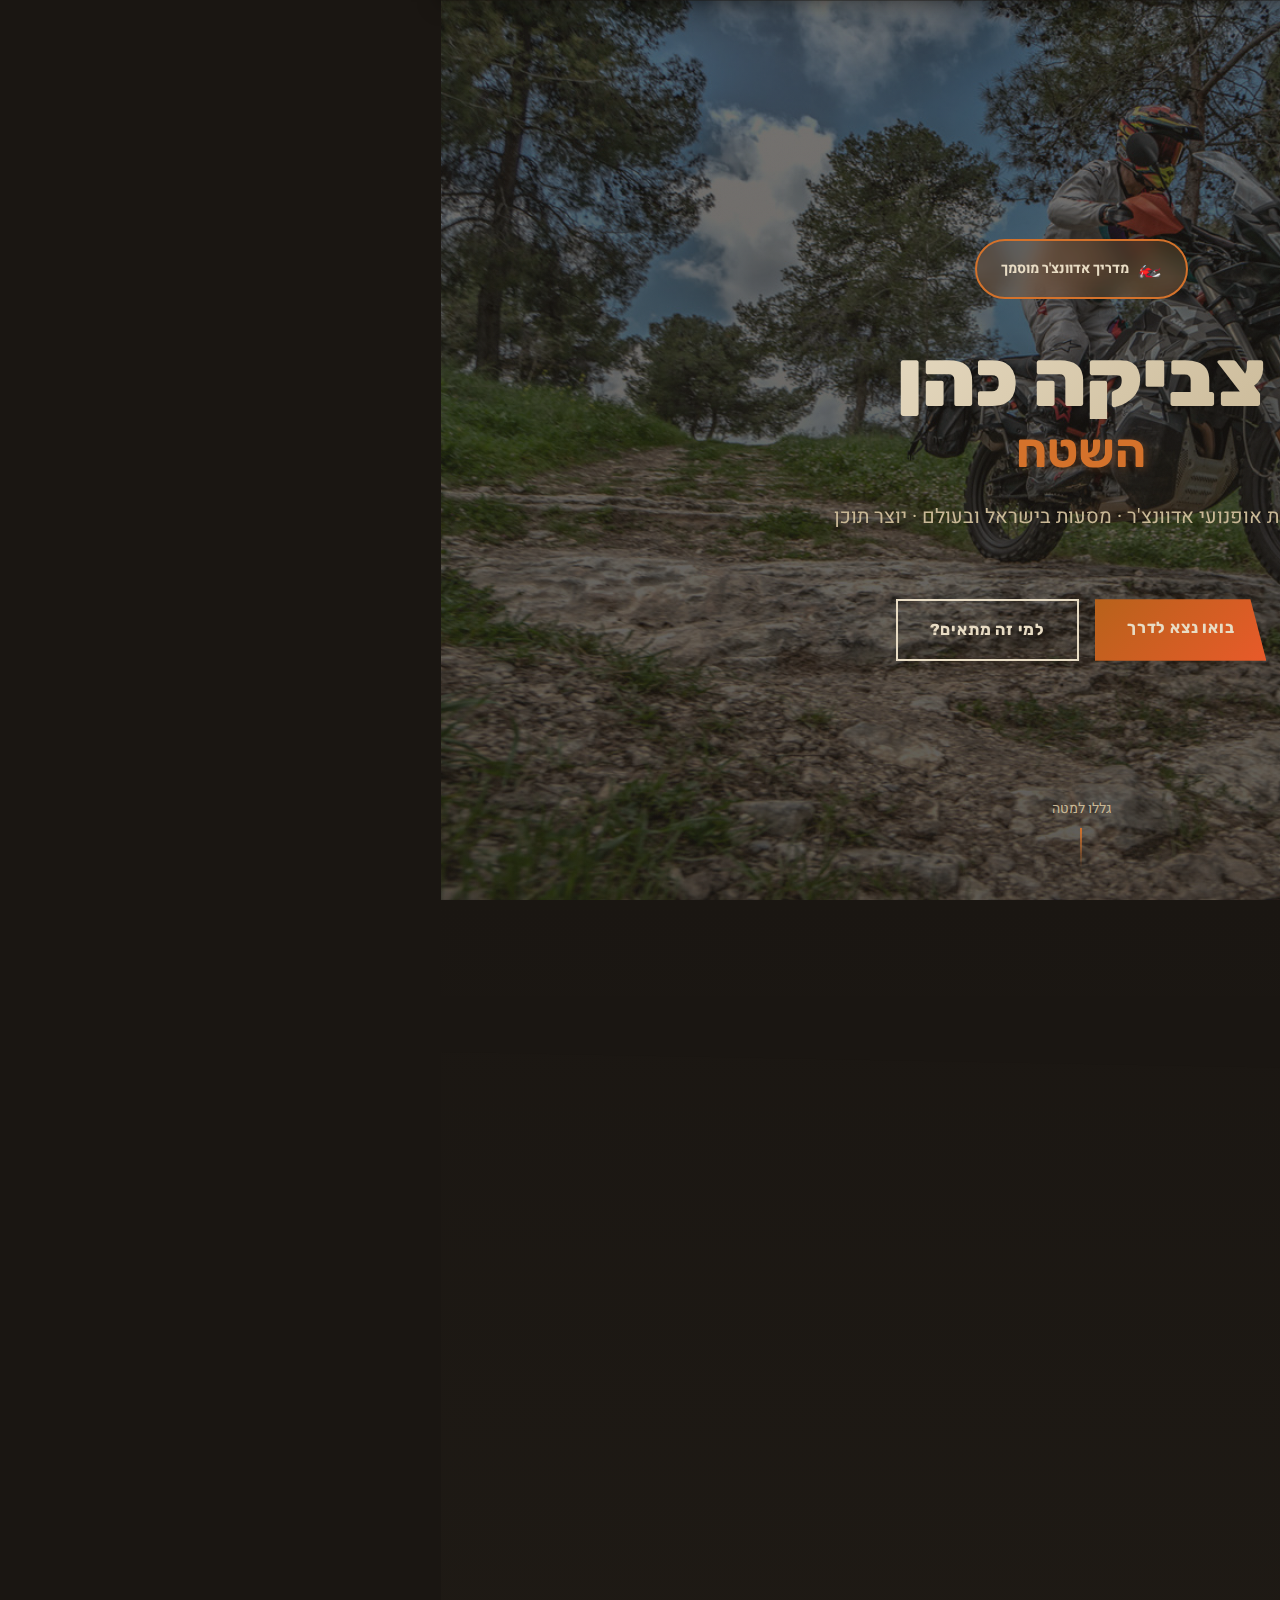
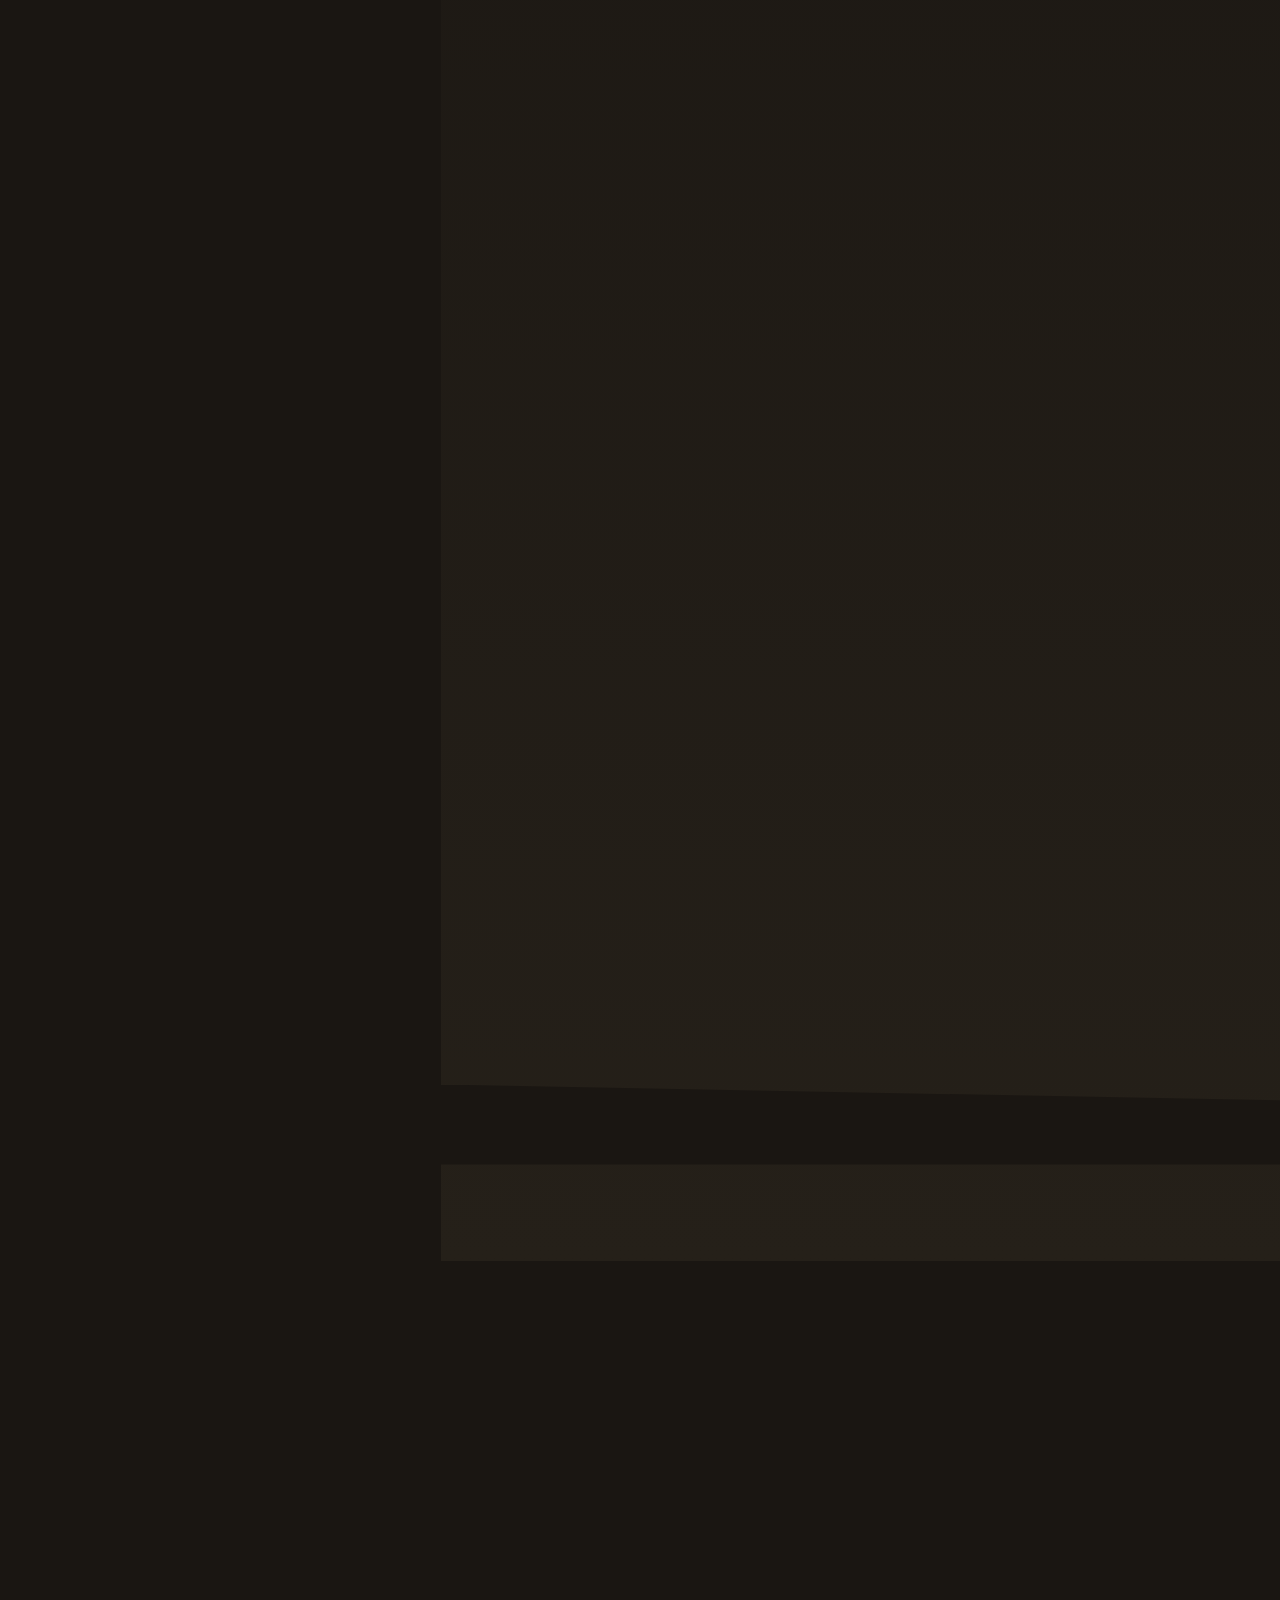
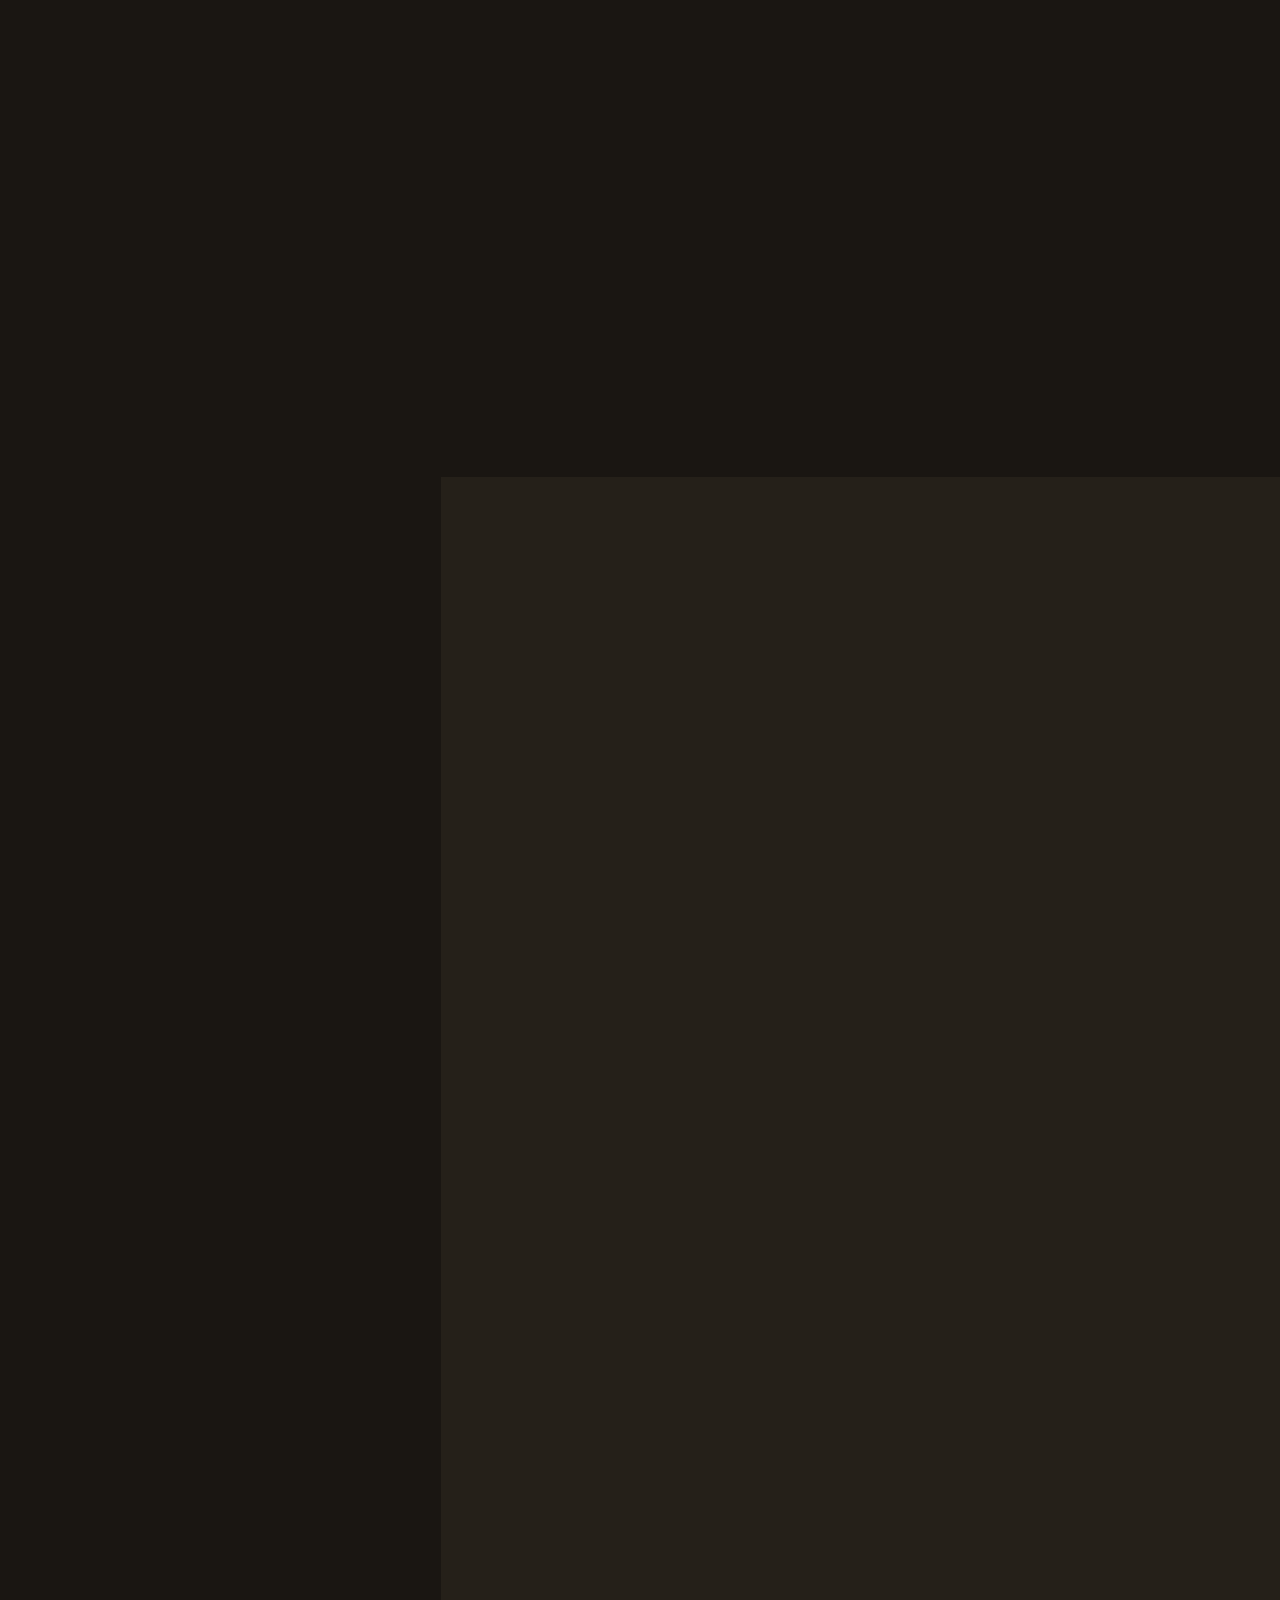
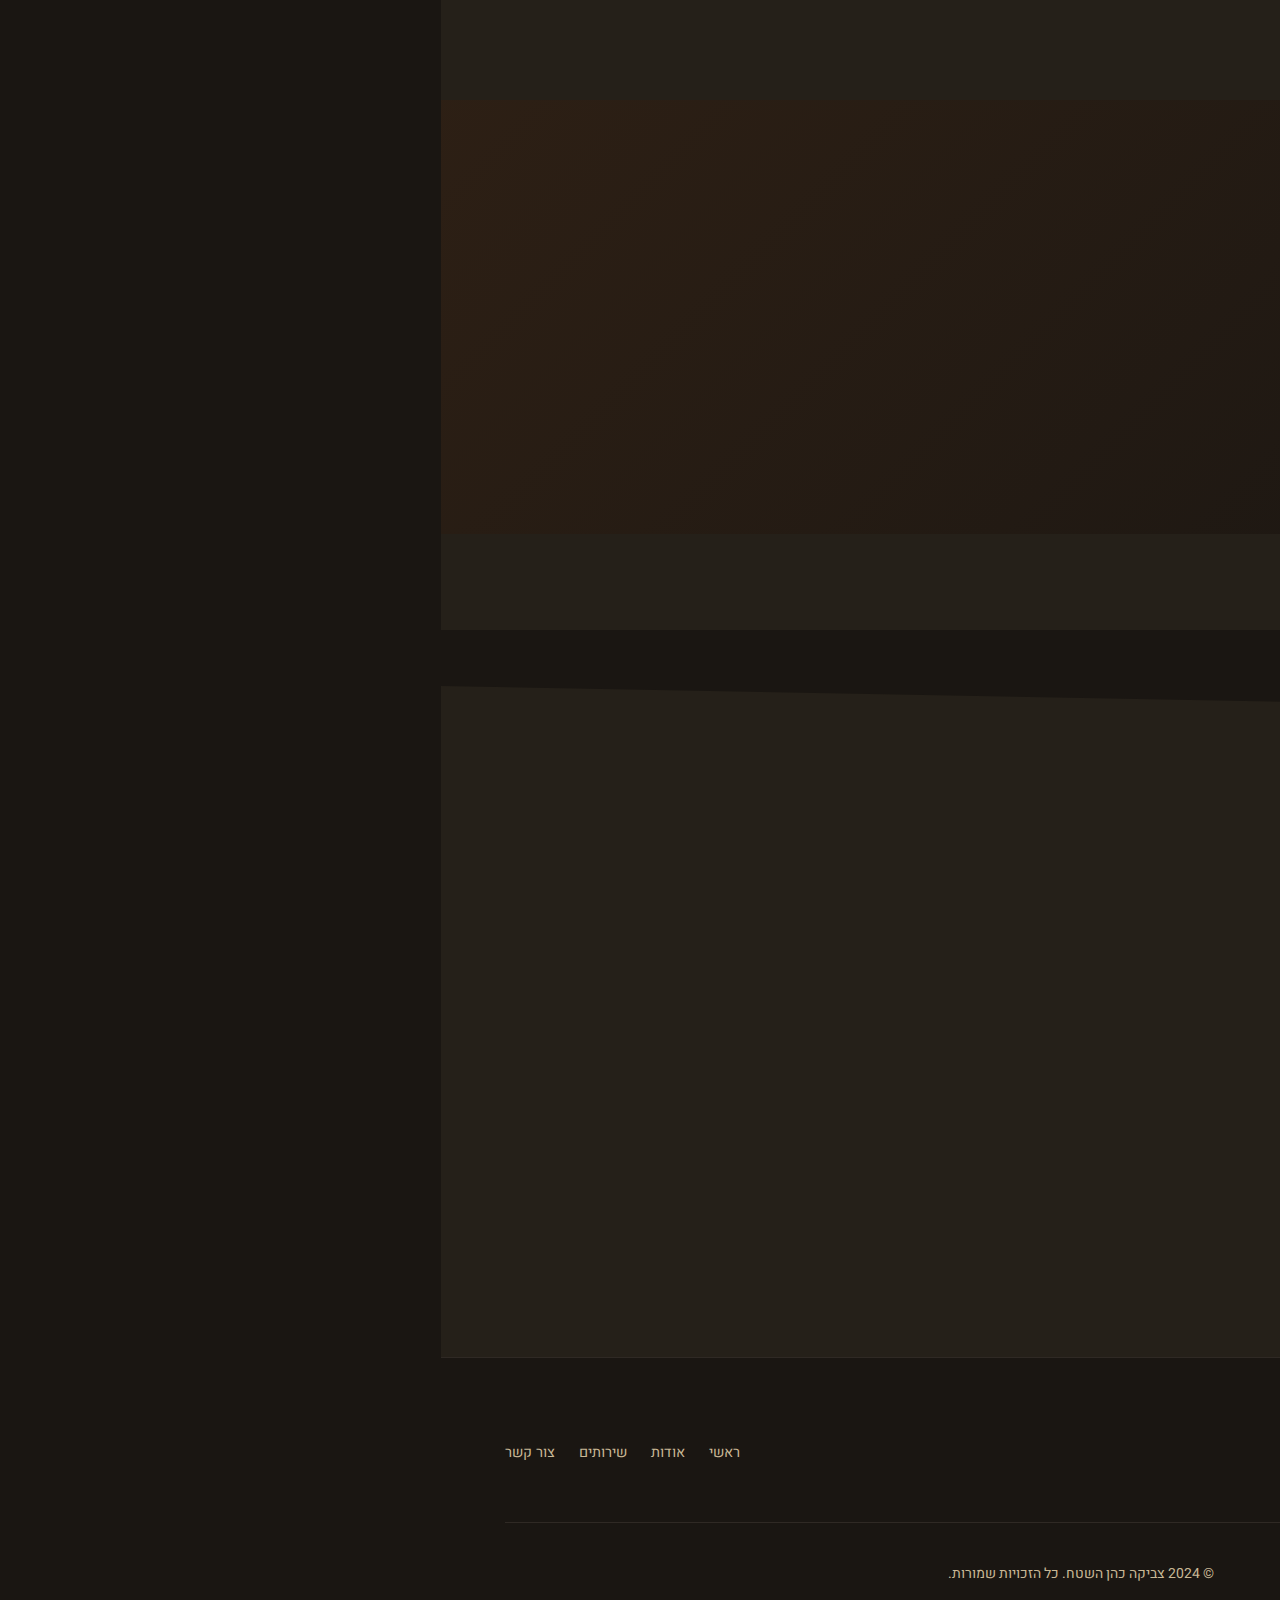
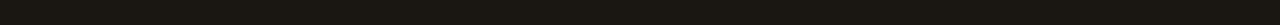
<file: index.html>
<!DOCTYPE html>
<html lang="he" dir="rtl" data-lang="he">
<head>
    <meta charset="UTF-8">
    <meta name="viewport" content="width=device-width, initial-scale=1.0, maximum-scale=5.0, viewport-fit=cover">
    <meta name="theme-color" content="#2A1810">
    <meta name="apple-mobile-web-app-capable" content="yes">
    <meta name="apple-mobile-web-app-status-bar-style" content="black-translucent">
    <title>צביקה כהן השטח | הדרכות אופנועי אדוונצ'ר</title>
    <link rel="preconnect" href="https://fonts.googleapis.com">
    <link rel="preconnect" href="https://fonts.gstatic.com" crossorigin>
    <link href="https://fonts.googleapis.com/css2?family=Rubik:wght@400;500;700;900&family=Heebo:wght@300;400;700&display=swap" rel="stylesheet">
    <link rel="stylesheet" href="style.css?v=1.2">
</head>
<body>
    <!-- Dust Particles Background Effect -->
    <div class="dust-particles" aria-hidden="true"></div>

    <!-- Hero Section -->
    <header class="hero" id="home" style="background-image: linear-gradient(rgba(26, 22, 18, 0.6), rgba(26, 22, 18, 0.7)), url('images/hero-2.jpg'); background-size: cover; background-position: center;">
        <div class="hero__grain"></div>
        <div class="hero__content">
            <div class="hero__badge" data-animate="fade-up">
                <span class="badge__icon">🏍️</span>
                <span class="badge__text" data-i18n="hero.badge">מדריך אדוונצ'ר מוסמך</span>
            </div>
            <h1 class="hero__title" data-animate="fade-up" data-delay="100">
                <span class="title__main" data-i18n="hero.name">צביקה כהן</span>
                <span class="title__sub" data-i18n="hero.subtitle">השטח</span>
            </h1>
            <p class="hero__tagline" data-animate="fade-up" data-delay="200" data-i18n="hero.tagline">
                הדרכות אופנועי אדוונצ'ר · מסעות בישראל ובעולם · יוצר תוכן
            </p>
            <div class="hero__cta" data-animate="fade-up" data-delay="300">
                <a href="#contact" class="btn btn--primary" data-i18n="hero.ctaPrimary">בואו נצא לדרך</a>
                <a href="#about" class="btn btn--ghost" data-i18n="hero.ctaSecondary">למי זה מתאים?</a>
            </div>
        </div>
        <div class="hero__scroll" data-animate="fade-up" data-delay="400">
            <span class="scroll__text" data-i18n="hero.scrollText">גללו למטה</span>
            <span class="scroll__line"></span>
        </div>
    </header>

    <!-- About Section -->
    <section class="about" id="about">
        <div class="section__divider section__divider--top"></div>
        <div class="container">
            <div class="about__content">
                <div class="about__image-wrapper" data-animate="slide-right">
                    <div class="image__frame">
                        <img src="images/instructor.jpg" alt="צביקה כהן - מדריך אופנועי אדוונצ'ר" loading="lazy">
                    </div>
                    <div class="image__badge">
                        <span>10+</span>
                        <span>שנות ניסיון</span>
                    </div>
                </div>
                <div class="about__text" data-animate="slide-left">
                    <span class="section__label">מי אני</span>
                    <h2 class="section__title">
                        כלכלן במקצוע,<br>
                        <span class="highlight">אופנוען בנשמה</span>
                    </h2>
                    <div class="about__description">
                        <p>מדריך לרכיבה מתקדמת בשטח ומוביל מסעות על שני גלגלים בארץ ובעולם. כותב ועורך מבחני דרך של אופנועים במשך למעלה מעשור.</p>
                        <p>מתמחה באופנועי אדוונצ'ר, בוחן אופנועים במגוון תנאים ומוביל מסעות אופנועים בישראל ומעבר לים.</p>
                    </div>
                    <div class="about__stats">
                        <div class="stat">
                            <span class="stat__number">500+</span>
                            <span class="stat__label">תלמידים</span>
                        </div>
                        <div class="stat">
                            <span class="stat__number">50+</span>
                            <span class="stat__label">מסעות</span>
                        </div>
                        <div class="stat">
                            <span class="stat__number">100%</span>
                            <span class="stat__label">תשוקה</span>
                        </div>
                    </div>
                </div>
            </div>
        </div>
        <div class="section__divider section__divider--bottom"></div>
    </section>

    <!-- Services Section -->
    <section class="services" id="services">
        <div class="container">
            <div class="services__header" data-animate="fade-up">
                <span class="section__label">מה אני מציע</span>
                <h2 class="section__title">השירותים שלי</h2>
            </div>
            <div class="services__grid">
                <div class="service-card" data-animate="fade-up" data-delay="0">
                    <div class="service-card__icon">🎓</div>
                    <h3 class="service-card__title">הדרכות אדוונצ'ר</h3>
                    <p class="service-card__description">
                        הדרכות אישיות וקבוצתיות לרכיבה מתקדמת בשטח. מתחילים ומתקדמים, בדגש על טכניקה, בטיחות וביטחון עצמי.
                    </p>
                    <ul class="service-card__features">
                        <li>הדרכות מתחילים</li>
                        <li>רמות מתקדמות</li>
                        <li>טכניקות שטח</li>
                        <li>בטיחות ובקרת אופנוע</li>
                    </ul>
                </div>

                <div class="service-card service-card--featured" data-animate="fade-up" data-delay="100">
                    <div class="service-card__badge">פופולרי</div>
                    <div class="service-card__icon">🗺️</div>
                    <h3 class="service-card__title">מסעות מודרכים</h3>
                    <p class="service-card__description">
                        מסעות מתוכננים ומלווים בישראל ובעולם. חוויות בלתי נשכחות בנופים מרהיבים עם קבוצות קטנות ותשומת לב אישית.
                    </p>
                    <ul class="service-card__features">
                        <li>מסעות בישראל</li>
                        <li>טיולי חו"ל</li>
                        <li>קבוצות מצומצמות</li>
                        <li>מסלולים מותאמים</li>
                    </ul>
                </div>

                <div class="service-card" data-animate="fade-up" data-delay="200">
                    <div class="service-card__icon">📹</div>
                    <h3 class="service-card__title">תוכן ומבחני דרך</h3>
                    <p class="service-card__description">
                        יצירת תוכן איכותי על אופנועי אדוונצ'ר - מבחני דרך, טיפים, טכניקות רכיבה וסיפורי מסעות. למעלה מעשור של כתיבה ועריכה.
                    </p>
                    <ul class="service-card__features">
                        <li>מבחני אופנועים</li>
                        <li>סרטוני הדרכה</li>
                        <li>טיפים ושיפורים</li>
                        <li>סיפורי מסעות</li>
                    </ul>
                </div>
            </div>
        </div>
    </section>

    <!-- Gallery Section -->
    <section class="gallery" id="gallery">
        <div class="container">
            <div class="gallery__header" data-animate="fade-up">
                <span class="section__label">מהדרך</span>
                <h2 class="section__title">רגעים מהשטח</h2>
            </div>
            <div class="gallery__grid">
                <div class="gallery__item gallery__item--large" data-animate="scale-up" data-delay="0">
                    <img src="images/gallery-1.jpg" alt="רכיבת אדוונצ'ר בשטח" loading="lazy">
                    <div class="gallery__overlay">
                        <span class="gallery__caption">בשטח</span>
                    </div>
                </div>
                <div class="gallery__item" data-animate="scale-up" data-delay="100">
                    <img src="images/gallery-2.jpg" alt="מסעות אופנועים" loading="lazy">
                    <div class="gallery__overlay">
                        <span class="gallery__caption">מסעות</span>
                    </div>
                </div>
                <div class="gallery__item" data-animate="scale-up" data-delay="200">
                    <img src="images/gallery-3.jpg" alt="נופי אדוונצ'ר" loading="lazy">
                    <div class="gallery__overlay">
                        <span class="gallery__caption">נופים</span>
                    </div>
                </div>
                <div class="gallery__item gallery__item--wide" data-animate="scale-up" data-delay="300">
                    <img src="images/training.jpg" alt="הדרכות אופנועי אדוונצ'ר" loading="lazy">
                    <div class="gallery__overlay">
                        <span class="gallery__caption">הדרכות</span>
                    </div>
                </div>
            </div>
        </div>
    </section>

    <!-- Social Section -->
    <section class="social">
        <div class="container">
            <div class="social__content" data-animate="fade-up">
                <h2 class="social__title">עקבו אחרי</h2>
                <p class="social__description">תוכן שוטף, טיפים, מסעות ועוד באינסטגרם</p>
                <a href="https://www.instagram.com/cohenadventure/" target="_blank" rel="noopener" class="social__link">
                    <span class="social__icon">📸</span>
                    <span class="social__handle">@cohenadventure</span>
                    <span class="social__arrow">←</span>
                </a>
            </div>
        </div>
    </section>

    <!-- Contact Section -->
    <section class="contact" id="contact">
        <div class="section__divider section__divider--top"></div>
        <div class="container">
            <div class="contact__grid">
                <div class="contact__info" data-animate="slide-right">
                    <span class="section__label">צור קשר</span>
                    <h2 class="section__title">בואו נצא<br>לדרך ביחד</h2>
                    <p class="contact__description">
                        מעוניינים בהדרכה? רוצים להצטרף למסע? יש שאלות? אני כאן לעזור.
                    </p>
                    <div class="contact__details">
                        <div class="contact__detail">
                            <span class="detail__icon">🌐</span>
                            <a href="https://www.cohenadventure.com" target="_blank" rel="noopener">www.cohenadventure.com</a>
                        </div>
                        <div class="contact__detail">
                            <span class="detail__icon">📸</span>
                            <a href="https://www.instagram.com/cohenadventure/" target="_blank" rel="noopener">@cohenadventure</a>
                        </div>
                    </div>
                </div>
                <div class="contact__form-wrapper" data-animate="slide-left">
                    <form class="contact__form" id="contactForm">
                        <div class="form__group">
                            <input type="text" id="name" name="name" required class="form__input">
                            <label for="name" class="form__label">שם מלא</label>
                        </div>
                        <div class="form__group">
                            <input type="tel" id="phone" name="phone" required class="form__input">
                            <label for="phone" class="form__label">טלפון</label>
                        </div>
                        <div class="form__group">
                            <input type="email" id="email" name="email" required class="form__input">
                            <label for="email" class="form__label">אימייל</label>
                        </div>
                        <div class="form__group">
                            <select id="interest" name="interest" required class="form__input form__select">
                                <option value="" disabled selected></option>
                                <option value="training">הדרכת אדוונצ'ר</option>
                                <option value="tour">מסע מודרך</option>
                                <option value="content">שיתוף פעולה/תוכן</option>
                                <option value="other">אחר</option>
                            </select>
                            <label for="interest" class="form__label">מה מעניין אותך?</label>
                        </div>
                        <div class="form__group">
                            <textarea id="message" name="message" rows="4" class="form__input form__textarea"></textarea>
                            <label for="message" class="form__label">הודעה (אופציונלי)</label>
                        </div>
                        <button type="submit" class="btn btn--primary btn--full">שלח הודעה</button>
                    </form>
                </div>
            </div>
        </div>
    </section>

    <!-- Footer -->
    <footer class="footer">
        <div class="container">
            <div class="footer__content">
                <div class="footer__brand">
                    <h3 class="footer__title">צביקה כהן השטח</h3>
                    <p class="footer__tagline">הדרכות אופנועי אדוונצ'ר ומסעות</p>
                </div>
                <div class="footer__links">
                    <a href="#home">ראשי</a>
                    <a href="#about">אודות</a>
                    <a href="#services">שירותים</a>
                    <a href="#contact">צור קשר</a>
                </div>
            </div>
            <div class="footer__bottom">
                <p>&copy; 2024 צביקה כהן השטח. כל הזכויות שמורות.</p>
            </div>
        </div>
    </footer>

    <!-- Mobile Navigation -->
    <nav class="nav" id="nav">
        <div class="nav__brand">
            <span class="nav__logo">🏍️</span>
            <span class="nav__name" data-i18n="hero.name">צביקה כהן</span>
        </div>
        <div class="nav__actions">
            <button class="lang-toggle" id="langToggle" aria-label="Toggle Language">
                <span class="lang-toggle__text">EN</span>
            </button>
            <button class="nav__toggle" id="navToggle" aria-label="תפריט">
                <span class="nav__toggle-line"></span>
                <span class="nav__toggle-line"></span>
                <span class="nav__toggle-line"></span>
            </button>
        </div>
        <div class="nav__menu" id="navMenu">
            <a href="#home" class="nav__link" data-i18n="nav.home">ראשי</a>
            <a href="#about" class="nav__link" data-i18n="nav.about">אודות</a>
            <a href="#services" class="nav__link" data-i18n="nav.services">שירותים</a>
            <a href="#gallery" class="nav__link" data-i18n="nav.gallery">גלריה</a>
            <a href="https://www.cohenadventure.com/blog" target="_blank" rel="noopener" class="nav__link" data-i18n="nav.blog">בלוג</a>
            <a href="#contact" class="nav__link" data-i18n="nav.contact">צור קשר</a>
        </div>
    </nav>

    <script src="translations.js?v=1.1"></script>
    <script src="script.js?v=1.1"></script>
</body>
</html>
</file>
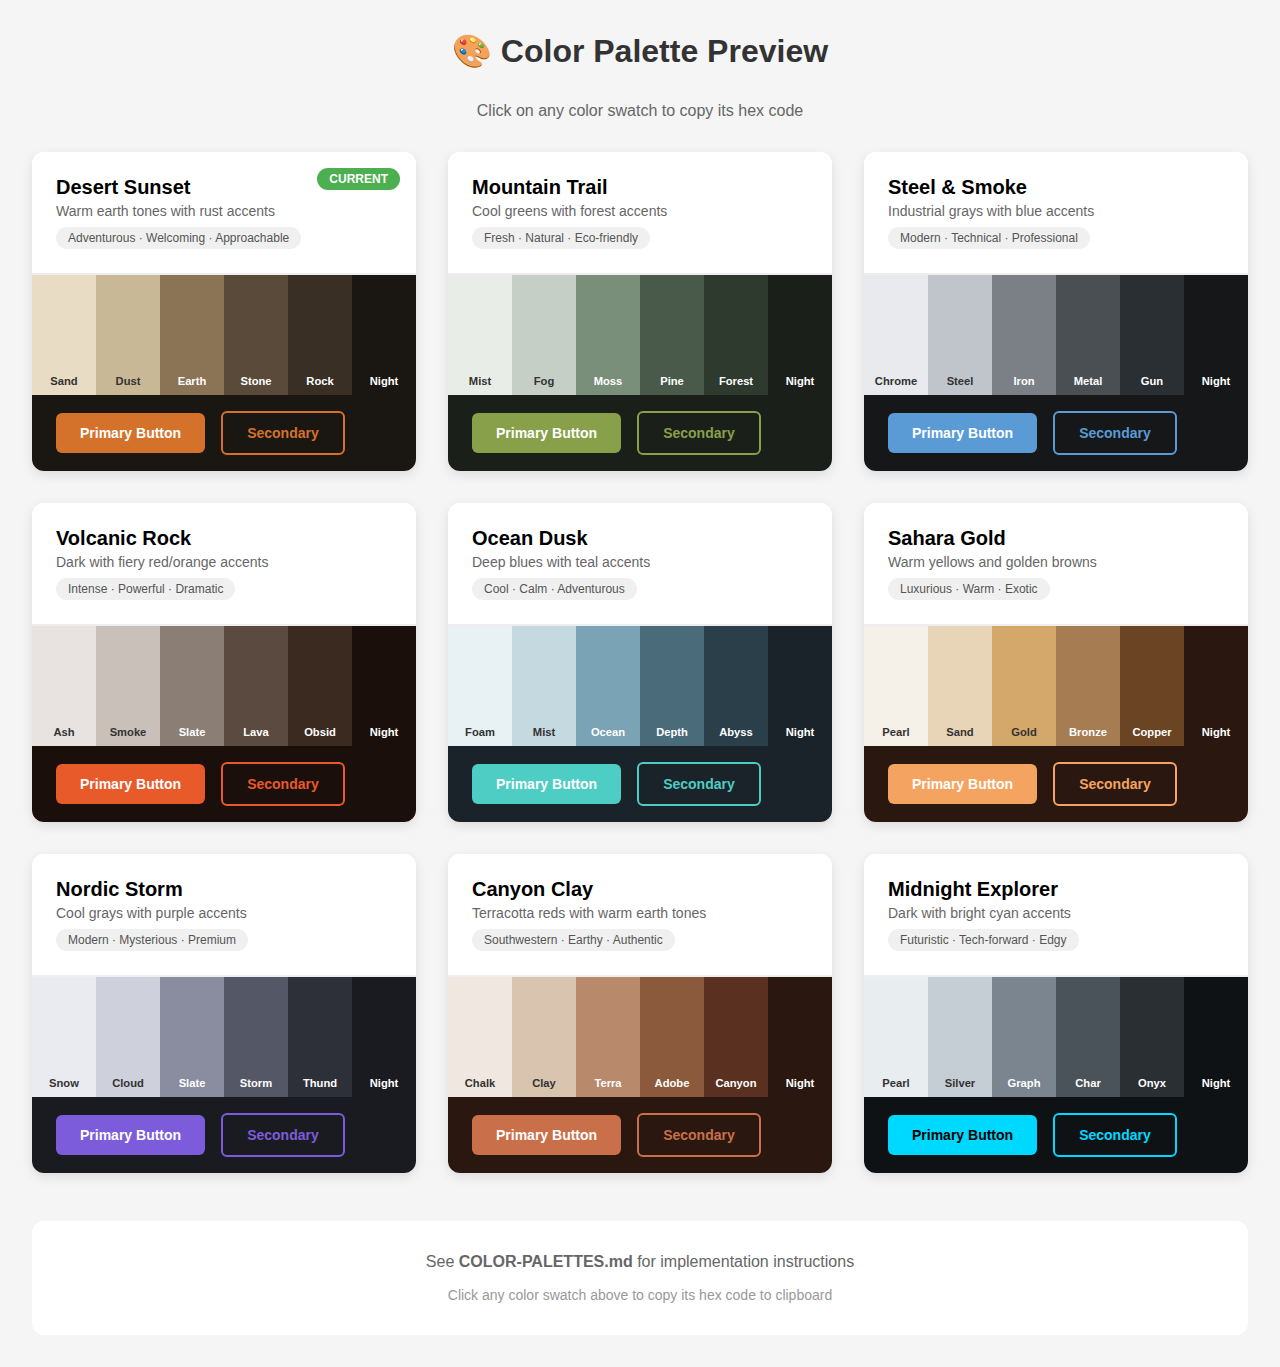
<file: palette-preview.html>
<!DOCTYPE html>
<html lang="en">
<head>
    <meta charset="UTF-8">
    <meta name="viewport" content="width=device-width, initial-scale=1.0">
    <title>Color Palette Preview - Cohen Adventure</title>
    <style>
        * {
            margin: 0;
            padding: 0;
            box-sizing: border-box;
        }

        body {
            font-family: -apple-system, BlinkMacSystemFont, 'Segoe UI', sans-serif;
            background: #f5f5f5;
            padding: 2rem;
        }

        .container {
            max-width: 1400px;
            margin: 0 auto;
        }

        h1 {
            text-align: center;
            margin-bottom: 2rem;
            color: #333;
        }

        .palette-grid {
            display: grid;
            grid-template-columns: repeat(auto-fit, minmax(300px, 1fr));
            gap: 2rem;
            margin-bottom: 3rem;
        }

        .palette-card {
            background: white;
            border-radius: 12px;
            overflow: hidden;
            box-shadow: 0 4px 12px rgba(0,0,0,0.1);
            transition: transform 0.2s;
        }

        .palette-card:hover {
            transform: translateY(-4px);
            box-shadow: 0 6px 20px rgba(0,0,0,0.15);
        }

        .palette-header {
            padding: 1.5rem;
            background: #fff;
            border-bottom: 2px solid #eee;
        }

        .palette-name {
            font-size: 1.25rem;
            font-weight: 700;
            margin-bottom: 0.25rem;
        }

        .palette-subtitle {
            font-size: 0.875rem;
            color: #666;
            margin-bottom: 0.5rem;
        }

        .palette-mood {
            display: inline-block;
            font-size: 0.75rem;
            padding: 0.25rem 0.75rem;
            background: #f0f0f0;
            border-radius: 12px;
            color: #555;
        }

        .color-swatches {
            display: flex;
            height: 120px;
        }

        .color-swatch {
            flex: 1;
            display: flex;
            align-items: flex-end;
            justify-content: center;
            padding: 0.5rem;
            font-size: 0.7rem;
            font-weight: 600;
            transition: all 0.2s;
            cursor: pointer;
        }

        .color-swatch:hover {
            flex: 1.5;
        }

        .accent-preview {
            padding: 1rem 1.5rem;
            display: flex;
            gap: 1rem;
            flex-wrap: wrap;
            align-items: center;
            background: var(--bg-color);
        }

        .accent-button {
            padding: 0.75rem 1.5rem;
            border: none;
            border-radius: 6px;
            font-weight: 700;
            font-size: 0.875rem;
            cursor: pointer;
            transition: all 0.2s;
        }

        .accent-button:hover {
            transform: scale(1.05);
        }

        .current-badge {
            position: absolute;
            top: 1rem;
            right: 1rem;
            background: #4CAF50;
            color: white;
            padding: 0.25rem 0.75rem;
            border-radius: 12px;
            font-size: 0.75rem;
            font-weight: 700;
        }

        .palette-card {
            position: relative;
        }

        @media (max-width: 768px) {
            .palette-grid {
                grid-template-columns: 1fr;
            }
        }
    </style>
</head>
<body>
    <div class="container">
        <h1>🎨 Color Palette Preview</h1>
        <p style="text-align: center; margin-bottom: 2rem; color: #666;">
            Click on any color swatch to copy its hex code
        </p>

        <div class="palette-grid">
            <!-- Current Palette: Desert Sunset -->
            <div class="palette-card">
                <span class="current-badge">CURRENT</span>
                <div class="palette-header">
                    <div class="palette-name">Desert Sunset</div>
                    <div class="palette-subtitle">Warm earth tones with rust accents</div>
                    <span class="palette-mood">Adventurous · Welcoming · Approachable</span>
                </div>
                <div class="color-swatches">
                    <div class="color-swatch" style="background: #E8DCC4; color: #333;" title="#E8DCC4">Sand</div>
                    <div class="color-swatch" style="background: #C9B896; color: #333;" title="#C9B896">Dust</div>
                    <div class="color-swatch" style="background: #8B7355; color: #fff;" title="#8B7355">Earth</div>
                    <div class="color-swatch" style="background: #5A4A3A; color: #fff;" title="#5A4A3A">Stone</div>
                    <div class="color-swatch" style="background: #3A2F24; color: #fff;" title="#3A2F24">Rock</div>
                    <div class="color-swatch" style="background: #1A1612; color: #fff;" title="#1A1612">Night</div>
                </div>
                <div class="accent-preview" style="--bg-color: #1A1612;">
                    <button class="accent-button" style="background: #D4722B; color: #fff;">Primary Button</button>
                    <button class="accent-button" style="background: transparent; border: 2px solid #D4722B; color: #D4722B;">Secondary</button>
                </div>
            </div>

            <!-- Mountain Trail -->
            <div class="palette-card">
                <div class="palette-header">
                    <div class="palette-name">Mountain Trail</div>
                    <div class="palette-subtitle">Cool greens with forest accents</div>
                    <span class="palette-mood">Fresh · Natural · Eco-friendly</span>
                </div>
                <div class="color-swatches">
                    <div class="color-swatch" style="background: #E8EDE8; color: #333;" title="#E8EDE8">Mist</div>
                    <div class="color-swatch" style="background: #C5CFC5; color: #333;" title="#C5CFC5">Fog</div>
                    <div class="color-swatch" style="background: #7A8F7A; color: #fff;" title="#7A8F7A">Moss</div>
                    <div class="color-swatch" style="background: #4A5A4A; color: #fff;" title="#4A5A4A">Pine</div>
                    <div class="color-swatch" style="background: #2F3A2F; color: #fff;" title="#2F3A2F">Forest</div>
                    <div class="color-swatch" style="background: #1A1F1A; color: #fff;" title="#1A1F1A">Night</div>
                </div>
                <div class="accent-preview" style="--bg-color: #1A1F1A;">
                    <button class="accent-button" style="background: #88A04A; color: #fff;">Primary Button</button>
                    <button class="accent-button" style="background: transparent; border: 2px solid #88A04A; color: #88A04A;">Secondary</button>
                </div>
            </div>

            <!-- Steel & Smoke -->
            <div class="palette-card">
                <div class="palette-header">
                    <div class="palette-name">Steel & Smoke</div>
                    <div class="palette-subtitle">Industrial grays with blue accents</div>
                    <span class="palette-mood">Modern · Technical · Professional</span>
                </div>
                <div class="color-swatches">
                    <div class="color-swatch" style="background: #E8EAED; color: #333;" title="#E8EAED">Chrome</div>
                    <div class="color-swatch" style="background: #BFC5CA; color: #333;" title="#BFC5CA">Steel</div>
                    <div class="color-swatch" style="background: #7A8085; color: #fff;" title="#7A8085">Iron</div>
                    <div class="color-swatch" style="background: #4A4F54; color: #fff;" title="#4A4F54">Metal</div>
                    <div class="color-swatch" style="background: #2A2F34; color: #fff;" title="#2A2F34">Gun</div>
                    <div class="color-swatch" style="background: #151719; color: #fff;" title="#151719">Night</div>
                </div>
                <div class="accent-preview" style="--bg-color: #151719;">
                    <button class="accent-button" style="background: #5B9BD5; color: #fff;">Primary Button</button>
                    <button class="accent-button" style="background: transparent; border: 2px solid #5B9BD5; color: #5B9BD5;">Secondary</button>
                </div>
            </div>

            <!-- Volcanic Rock -->
            <div class="palette-card">
                <div class="palette-header">
                    <div class="palette-name">Volcanic Rock</div>
                    <div class="palette-subtitle">Dark with fiery red/orange accents</div>
                    <span class="palette-mood">Intense · Powerful · Dramatic</span>
                </div>
                <div class="color-swatches">
                    <div class="color-swatch" style="background: #E8E3E0; color: #333;" title="#E8E3E0">Ash</div>
                    <div class="color-swatch" style="background: #C9C0BA; color: #333;" title="#C9C0BA">Smoke</div>
                    <div class="color-swatch" style="background: #8B7F75; color: #fff;" title="#8B7F75">Slate</div>
                    <div class="color-swatch" style="background: #5A4A40; color: #fff;" title="#5A4A40">Lava</div>
                    <div class="color-swatch" style="background: #3A2A20; color: #fff;" title="#3A2A20">Obsid</div>
                    <div class="color-swatch" style="background: #1A0F0A; color: #fff;" title="#1A0F0A">Night</div>
                </div>
                <div class="accent-preview" style="--bg-color: #1A0F0A;">
                    <button class="accent-button" style="background: #E85A2A; color: #fff;">Primary Button</button>
                    <button class="accent-button" style="background: transparent; border: 2px solid #E85A2A; color: #E85A2A;">Secondary</button>
                </div>
            </div>

            <!-- Ocean Dusk -->
            <div class="palette-card">
                <div class="palette-header">
                    <div class="palette-name">Ocean Dusk</div>
                    <div class="palette-subtitle">Deep blues with teal accents</div>
                    <span class="palette-mood">Cool · Calm · Adventurous</span>
                </div>
                <div class="color-swatches">
                    <div class="color-swatch" style="background: #E8F2F5; color: #333;" title="#E8F2F5">Foam</div>
                    <div class="color-swatch" style="background: #C5D9E0; color: #333;" title="#C5D9E0">Mist</div>
                    <div class="color-swatch" style="background: #7AA3B5; color: #fff;" title="#7AA3B5">Ocean</div>
                    <div class="color-swatch" style="background: #4A6B7A; color: #fff;" title="#4A6B7A">Depth</div>
                    <div class="color-swatch" style="background: #2A3F4A; color: #fff;" title="#2A3F4A">Abyss</div>
                    <div class="color-swatch" style="background: #1A2329; color: #fff;" title="#1A2329">Night</div>
                </div>
                <div class="accent-preview" style="--bg-color: #1A2329;">
                    <button class="accent-button" style="background: #4ECDC4; color: #fff;">Primary Button</button>
                    <button class="accent-button" style="background: transparent; border: 2px solid #4ECDC4; color: #4ECDC4;">Secondary</button>
                </div>
            </div>

            <!-- Sahara Gold -->
            <div class="palette-card">
                <div class="palette-header">
                    <div class="palette-name">Sahara Gold</div>
                    <div class="palette-subtitle">Warm yellows and golden browns</div>
                    <span class="palette-mood">Luxurious · Warm · Exotic</span>
                </div>
                <div class="color-swatches">
                    <div class="color-swatch" style="background: #F5F0E8; color: #333;" title="#F5F0E8">Pearl</div>
                    <div class="color-swatch" style="background: #E8D5B8; color: #333;" title="#E8D5B8">Sand</div>
                    <div class="color-swatch" style="background: #D4A76A; color: #333;" title="#D4A76A">Gold</div>
                    <div class="color-swatch" style="background: #A67C52; color: #fff;" title="#A67C52">Bronze</div>
                    <div class="color-swatch" style="background: #6B4423; color: #fff;" title="#6B4423">Copper</div>
                    <div class="color-swatch" style="background: #2A1810; color: #fff;" title="#2A1810">Night</div>
                </div>
                <div class="accent-preview" style="--bg-color: #2A1810;">
                    <button class="accent-button" style="background: #F4A460; color: #fff;">Primary Button</button>
                    <button class="accent-button" style="background: transparent; border: 2px solid #F4A460; color: #F4A460;">Secondary</button>
                </div>
            </div>

            <!-- Nordic Storm -->
            <div class="palette-card">
                <div class="palette-header">
                    <div class="palette-name">Nordic Storm</div>
                    <div class="palette-subtitle">Cool grays with purple accents</div>
                    <span class="palette-mood">Modern · Mysterious · Premium</span>
                </div>
                <div class="color-swatches">
                    <div class="color-swatch" style="background: #EAEBF0; color: #333;" title="#EAEBF0">Snow</div>
                    <div class="color-swatch" style="background: #CED0DB; color: #333;" title="#CED0DB">Cloud</div>
                    <div class="color-swatch" style="background: #8A8D9F; color: #fff;" title="#8A8D9F">Slate</div>
                    <div class="color-swatch" style="background: #545766; color: #fff;" title="#545766">Storm</div>
                    <div class="color-swatch" style="background: #2E3039; color: #fff;" title="#2E3039">Thund</div>
                    <div class="color-swatch" style="background: #1A1B20; color: #fff;" title="#1A1B20">Night</div>
                </div>
                <div class="accent-preview" style="--bg-color: #1A1B20;">
                    <button class="accent-button" style="background: #7C5CDB; color: #fff;">Primary Button</button>
                    <button class="accent-button" style="background: transparent; border: 2px solid #7C5CDB; color: #7C5CDB;">Secondary</button>
                </div>
            </div>

            <!-- Canyon Clay -->
            <div class="palette-card">
                <div class="palette-header">
                    <div class="palette-name">Canyon Clay</div>
                    <div class="palette-subtitle">Terracotta reds with warm earth tones</div>
                    <span class="palette-mood">Southwestern · Earthy · Authentic</span>
                </div>
                <div class="color-swatches">
                    <div class="color-swatch" style="background: #F0E8E0; color: #333;" title="#F0E8E0">Chalk</div>
                    <div class="color-swatch" style="background: #D9C4B0; color: #333;" title="#D9C4B0">Clay</div>
                    <div class="color-swatch" style="background: #B8896A; color: #fff;" title="#B8896A">Terra</div>
                    <div class="color-swatch" style="background: #8B5A3C; color: #fff;" title="#8B5A3C">Adobe</div>
                    <div class="color-swatch" style="background: #5A3020; color: #fff;" title="#5A3020">Canyon</div>
                    <div class="color-swatch" style="background: #2A1810; color: #fff;" title="#2A1810">Night</div>
                </div>
                <div class="accent-preview" style="--bg-color: #2A1810;">
                    <button class="accent-button" style="background: #C9704A; color: #fff;">Primary Button</button>
                    <button class="accent-button" style="background: transparent; border: 2px solid #C9704A; color: #C9704A;">Secondary</button>
                </div>
            </div>

            <!-- Midnight Explorer -->
            <div class="palette-card">
                <div class="palette-header">
                    <div class="palette-name">Midnight Explorer</div>
                    <div class="palette-subtitle">Dark with bright cyan accents</div>
                    <span class="palette-mood">Futuristic · Tech-forward · Edgy</span>
                </div>
                <div class="color-swatches">
                    <div class="color-swatch" style="background: #E8EDEF; color: #333;" title="#E8EDEF">Pearl</div>
                    <div class="color-swatch" style="background: #C5CDD5; color: #333;" title="#C5CDD5">Silver</div>
                    <div class="color-swatch" style="background: #7A8590; color: #fff;" title="#7A8590">Graph</div>
                    <div class="color-swatch" style="background: #4A525A; color: #fff;" title="#4A525A">Char</div>
                    <div class="color-swatch" style="background: #2A2F34; color: #fff;" title="#2A2F34">Onyx</div>
                    <div class="color-swatch" style="background: #0F1215; color: #fff;" title="#0F1215">Night</div>
                </div>
                <div class="accent-preview" style="--bg-color: #0F1215;">
                    <button class="accent-button" style="background: #00D9FF; color: #000;">Primary Button</button>
                    <button class="accent-button" style="background: transparent; border: 2px solid #00D9FF; color: #00D9FF;">Secondary</button>
                </div>
            </div>
        </div>

        <div style="text-align: center; padding: 2rem; background: white; border-radius: 12px;">
            <p style="color: #666; margin-bottom: 1rem;">
                See <strong>COLOR-PALETTES.md</strong> for implementation instructions
            </p>
            <p style="color: #999; font-size: 0.875rem;">
                Click any color swatch above to copy its hex code to clipboard
            </p>
        </div>
    </div>

    <script>
        // Add click-to-copy functionality
        document.querySelectorAll('.color-swatch').forEach(swatch => {
            swatch.addEventListener('click', () => {
                const hexCode = swatch.getAttribute('title');
                navigator.clipboard.writeText(hexCode).then(() => {
                    const originalText = swatch.textContent;
                    swatch.textContent = 'Copied!';
                    setTimeout(() => {
                        swatch.textContent = originalText;
                    }, 1000);
                });
            });
        });
    </script>
</body>
</html>
</file>
<file: style.css>
/* ===========================
   DESIGN SYSTEM & VARIABLES
   =========================== */

:root {
    /* Colors - Rugged Terrain Palette */
    --color-sand: #E8DCC4;
    --color-dust: #C9B896;
    --color-earth: #8B7355;
    --color-stone: #5A4A3A;
    --color-rock: #3A2F24;
    --color-night: #1A1612;

    --color-accent-rust: #D4722B;
    --color-accent-copper: #B8621B;
    --color-accent-fire: #E85A2A;

    --color-bg: var(--color-night);
    --color-surface: #252019;
    --color-text: var(--color-sand);
    --color-text-muted: var(--color-dust);
    --color-primary: var(--color-accent-rust);

    /* Typography */
    --font-display: 'Rubik', sans-serif;
    --font-body: 'Heebo', sans-serif;

    /* Spacing */
    --spacing-xs: 0.5rem;
    --spacing-sm: 1rem;
    --spacing-md: 1.5rem;
    --spacing-lg: 2.5rem;
    --spacing-xl: 4rem;
    --spacing-2xl: 6rem;

    /* Layout */
    --container-max: 1200px;
    --container-padding: 1.5rem;

    /* Effects */
    --shadow-sm: 0 2px 8px rgba(0, 0, 0, 0.3);
    --shadow-md: 0 4px 16px rgba(0, 0, 0, 0.4);
    --shadow-lg: 0 8px 32px rgba(0, 0, 0, 0.5);

    --transition-fast: 0.2s ease;
    --transition-base: 0.3s ease;
    --transition-slow: 0.5s ease;
}

/* ===========================
   RESET & BASE STYLES
   =========================== */

*, *::before, *::after {
    box-sizing: border-box;
    margin: 0;
    padding: 0;
}

html {
    scroll-behavior: smooth;
    font-size: 16px;
}

body {
    font-family: var(--font-body);
    background-color: var(--color-bg);
    color: var(--color-text);
    line-height: 1.6;
    overflow-x: hidden;
    -webkit-font-smoothing: antialiased;
    -moz-osx-font-smoothing: grayscale;
}

/* ===========================
   TYPOGRAPHY
   =========================== */

h1, h2, h3, h4, h5, h6 {
    font-family: var(--font-display);
    font-weight: 900;
    line-height: 1.2;
}

a {
    color: inherit;
    text-decoration: none;
}

/* ===========================
   LAYOUT UTILITIES
   =========================== */

.container {
    max-width: var(--container-max);
    margin: 0 auto;
    padding: 0 var(--container-padding);
}

.section__label {
    display: inline-block;
    font-size: 0.75rem;
    font-weight: 700;
    letter-spacing: 0.15em;
    text-transform: uppercase;
    color: var(--color-primary);
    margin-bottom: var(--spacing-sm);
    padding: 0.5rem 1rem;
    background: rgba(212, 114, 43, 0.15);
    border-right: 3px solid var(--color-primary);
    clip-path: polygon(0 0, calc(100% - 0.5rem) 0, 100% 100%, 0 100%);
}

.section__title {
    font-size: clamp(2rem, 6vw, 3rem);
    margin-bottom: var(--spacing-md);
    color: var(--color-sand);
    text-shadow: 2px 2px 4px rgba(0, 0, 0, 0.5);
}

.highlight {
    color: var(--color-primary);
    position: relative;
}

.section__divider {
    height: 80px;
    background: var(--color-bg);
    position: relative;
}

.section__divider--top {
    clip-path: polygon(0 0, 100% 0, 100% 100%, 0 70%);
}

.section__divider--bottom {
    clip-path: polygon(0 0, 100% 30%, 100% 100%, 0 100%);
}

/* ===========================
   DUST PARTICLES EFFECT
   =========================== */

.dust-particles {
    position: fixed;
    top: 0;
    left: 0;
    width: 100%;
    height: 100%;
    pointer-events: none;
    z-index: 1;
    background-image:
        radial-gradient(2px 2px at 20% 30%, rgba(232, 220, 196, 0.1), transparent),
        radial-gradient(2px 2px at 60% 70%, rgba(232, 220, 196, 0.08), transparent),
        radial-gradient(1px 1px at 50% 50%, rgba(232, 220, 196, 0.12), transparent),
        radial-gradient(1px 1px at 80% 10%, rgba(232, 220, 196, 0.09), transparent),
        radial-gradient(2px 2px at 90% 60%, rgba(232, 220, 196, 0.07), transparent),
        radial-gradient(1px 1px at 33% 80%, rgba(232, 220, 196, 0.1), transparent);
    background-size: 200% 200%;
    background-position: 0% 0%;
    animation: dustFloat 60s ease-in-out infinite;
    opacity: 0.6;
}

@keyframes dustFloat {
    0%, 100% {
        background-position: 0% 0%;
        opacity: 0.6;
    }
    50% {
        background-position: 100% 100%;
        opacity: 0.3;
    }
}

/* ===========================
   NAVIGATION
   =========================== */

.nav {
    position: fixed;
    top: 0;
    left: 0;
    right: 0;
    z-index: 1000;
    background: rgba(26, 22, 18, 0.95);
    backdrop-filter: blur(10px);
    padding: 1rem var(--container-padding);
    display: flex;
    justify-content: space-between;
    align-items: center;
    transform: translateY(-100%);
    transition: transform var(--transition-base);
    box-shadow: 0 2px 20px rgba(0, 0, 0, 0.5);
}

.nav.visible {
    transform: translateY(0);
}

.nav__brand {
    display: flex;
    align-items: center;
    gap: 0.5rem;
    font-family: var(--font-display);
    font-weight: 700;
    font-size: 1.1rem;
}

.nav__logo {
    font-size: 1.5rem;
}

.nav__toggle {
    background: none;
    border: none;
    cursor: pointer;
    padding: 0.5rem;
    display: flex;
    flex-direction: column;
    gap: 5px;
    z-index: 1001;
}

.nav__toggle-line {
    width: 28px;
    height: 3px;
    background: var(--color-sand);
    transition: all var(--transition-base);
    border-radius: 2px;
}

.nav__toggle.active .nav__toggle-line:nth-child(1) {
    transform: rotate(45deg) translate(7px, 7px);
}

.nav__toggle.active .nav__toggle-line:nth-child(2) {
    opacity: 0;
}

.nav__toggle.active .nav__toggle-line:nth-child(3) {
    transform: rotate(-45deg) translate(7px, -7px);
}

.nav__menu {
    position: fixed;
    top: 0;
    left: 0;
    right: 0;
    bottom: 0;
    background: rgba(26, 22, 18, 0.98);
    backdrop-filter: blur(20px);
    display: flex;
    flex-direction: column;
    justify-content: center;
    align-items: center;
    gap: 2rem;
    transform: translateX(100%);
    transition: transform var(--transition-base);
}

.nav__menu.active {
    transform: translateX(0);
}

.nav__link {
    font-family: var(--font-display);
    font-size: 2rem;
    font-weight: 700;
    color: var(--color-sand);
    transition: all var(--transition-fast);
    position: relative;
    padding: 0.5rem 1.5rem;
}

.nav__link::before {
    content: '';
    position: absolute;
    right: 0;
    top: 50%;
    transform: translateY(-50%);
    width: 0;
    height: 3px;
    background: var(--color-primary);
    transition: width var(--transition-base);
}

.nav__link:hover::before,
.nav__link:active::before {
    width: 100%;
}

/* ===========================
   HERO SECTION
   =========================== */

.hero {
    min-height: 100vh;
    display: flex;
    flex-direction: column;
    justify-content: center;
    align-items: center;
    text-align: center;
    padding: var(--spacing-2xl) var(--container-padding);
    position: relative;
    overflow: hidden;
    background:
        linear-gradient(135deg, rgba(212, 114, 43, 0.08) 0%, transparent 50%),
        linear-gradient(225deg, rgba(58, 47, 36, 0.5) 0%, transparent 70%),
        var(--color-bg);
}

.hero__grain {
    position: absolute;
    top: 0;
    left: 0;
    width: 100%;
    height: 100%;
    background-image: url("data:image/svg+xml,%3Csvg viewBox='0 0 400 400' xmlns='http://www.w3.org/2000/svg'%3E%3Cfilter id='noiseFilter'%3E%3CfeTurbulence type='fractalNoise' baseFrequency='1.5' numOctaves='4' stitchTiles='stitch'/%3E%3C/filter%3E%3Crect width='100%25' height='100%25' filter='url(%23noiseFilter)' opacity='0.05'/%3E%3C/svg%3E");
    opacity: 0.3;
    pointer-events: none;
}

.hero__content {
    position: relative;
    z-index: 2;
    max-width: 600px;
}

.hero__badge {
    display: inline-flex;
    align-items: center;
    gap: 0.5rem;
    padding: 0.75rem 1.5rem;
    background: rgba(212, 114, 43, 0.2);
    border: 2px solid var(--color-primary);
    border-radius: 50px;
    font-size: 0.875rem;
    font-weight: 700;
    margin-bottom: var(--spacing-lg);
    backdrop-filter: blur(10px);
}

.badge__icon {
    font-size: 1.25rem;
}

.hero__title {
    font-size: clamp(3rem, 12vw, 5rem);
    margin-bottom: var(--spacing-md);
    line-height: 1;
}

.title__main {
    display: block;
    font-weight: 900;
    background: linear-gradient(135deg, var(--color-sand) 0%, var(--color-dust) 100%);
    -webkit-background-clip: text;
    -webkit-text-fill-color: transparent;
    background-clip: text;
}

.title__sub {
    display: block;
    font-size: 0.6em;
    color: var(--color-primary);
    font-weight: 700;
    margin-top: 0.5rem;
    text-shadow: 2px 2px 8px rgba(212, 114, 43, 0.3);
}

.hero__tagline {
    font-size: clamp(1rem, 3vw, 1.25rem);
    color: var(--color-text-muted);
    margin-bottom: var(--spacing-xl);
    line-height: 1.8;
}

.hero__cta {
    display: flex;
    flex-direction: column;
    gap: 1rem;
    max-width: 400px;
    margin: 0 auto;
}

@media (min-width: 640px) {
    .hero__cta {
        flex-direction: row;
        justify-content: center;
    }
}

.hero__scroll {
    position: absolute;
    bottom: 2rem;
    display: flex;
    flex-direction: column;
    align-items: center;
    gap: 0.5rem;
    color: var(--color-text-muted);
    font-size: 0.875rem;
}

.scroll__line {
    width: 2px;
    height: 40px;
    background: linear-gradient(to bottom, var(--color-primary), transparent);
    animation: scrollPulse 2s ease-in-out infinite;
}

@keyframes scrollPulse {
    0%, 100% {
        opacity: 0.3;
        transform: translateY(0);
    }
    50% {
        opacity: 1;
        transform: translateY(10px);
    }
}

/* ===========================
   BUTTONS
   =========================== */

.btn {
    display: inline-block;
    padding: 1rem 2rem;
    font-family: var(--font-display);
    font-size: 1rem;
    font-weight: 700;
    text-align: center;
    border: none;
    cursor: pointer;
    transition: all var(--transition-base);
    position: relative;
    overflow: hidden;
    text-transform: uppercase;
    letter-spacing: 0.05em;
    clip-path: polygon(0 0, calc(100% - 1rem) 0, 100% 100%, 0 100%);
}

.btn--primary {
    background: linear-gradient(135deg, var(--color-accent-copper) 0%, var(--color-accent-fire) 100%);
    color: var(--color-sand);
    box-shadow: 0 4px 15px rgba(212, 114, 43, 0.4);
}

.btn--primary::before {
    content: '';
    position: absolute;
    top: 0;
    left: -100%;
    width: 100%;
    height: 100%;
    background: linear-gradient(135deg, var(--color-accent-fire) 0%, var(--color-accent-copper) 100%);
    transition: left var(--transition-base);
    z-index: -1;
}

.btn--primary:hover::before,
.btn--primary:active::before {
    left: 0;
}

.btn--primary:hover,
.btn--primary:active {
    transform: translateY(-2px);
    box-shadow: 0 6px 20px rgba(212, 114, 43, 0.5);
}

.btn--ghost {
    background: transparent;
    color: var(--color-sand);
    border: 2px solid var(--color-sand);
    clip-path: none;
}

.btn--ghost:hover,
.btn--ghost:active {
    background: rgba(232, 220, 196, 0.1);
    border-color: var(--color-primary);
    color: var(--color-primary);
    transform: translateY(-2px);
}

.btn--full {
    width: 100%;
}

/* ===========================
   ABOUT SECTION
   =========================== */

.about {
    padding: var(--spacing-2xl) 0;
    background: linear-gradient(180deg, var(--color-bg) 0%, var(--color-surface) 100%);
    position: relative;
}

.about__content {
    display: grid;
    gap: var(--spacing-xl);
    align-items: center;
}

@media (min-width: 768px) {
    .about__content {
        grid-template-columns: 1fr 1fr;
    }
}

.about__image-wrapper {
    position: relative;
}

.image__frame {
    position: relative;
    clip-path: polygon(0 10%, 100% 0, 100% 90%, 0 100%);
    overflow: hidden;
    box-shadow: var(--shadow-lg);
}

.image__placeholder {
    aspect-ratio: 3 / 4;
    background: linear-gradient(135deg, var(--color-stone) 0%, var(--color-rock) 100%);
    display: flex;
    flex-direction: column;
    justify-content: center;
    align-items: center;
    gap: 1rem;
}

.placeholder__icon {
    font-size: 4rem;
    opacity: 0.3;
}

.placeholder__text {
    font-size: 1.25rem;
    color: var(--color-text-muted);
}

.image__badge {
    position: absolute;
    bottom: -1rem;
    left: -1rem;
    background: var(--color-primary);
    color: var(--color-night);
    padding: 1.5rem;
    border-radius: 0;
    display: flex;
    flex-direction: column;
    align-items: center;
    font-family: var(--font-display);
    font-weight: 900;
    box-shadow: var(--shadow-md);
    clip-path: polygon(0 0, calc(100% - 1rem) 0, 100% 1rem, 100% 100%, 0 100%);
}

.image__badge span:first-child {
    font-size: 2.5rem;
    line-height: 1;
}

.image__badge span:last-child {
    font-size: 0.75rem;
    text-transform: uppercase;
    letter-spacing: 0.1em;
}

.about__text {
    display: flex;
    flex-direction: column;
    gap: var(--spacing-md);
}

.about__description p {
    margin-bottom: var(--spacing-sm);
    line-height: 1.8;
    color: var(--color-text-muted);
}

.about__stats {
    display: grid;
    grid-template-columns: repeat(3, 1fr);
    gap: var(--spacing-md);
    margin-top: var(--spacing-lg);
}

.stat {
    display: flex;
    flex-direction: column;
    align-items: center;
    padding: var(--spacing-md);
    background: rgba(212, 114, 43, 0.1);
    border-right: 3px solid var(--color-primary);
    clip-path: polygon(0 0, calc(100% - 0.5rem) 0, 100% 100%, 0 100%);
}

.stat__number {
    font-family: var(--font-display);
    font-size: 2rem;
    font-weight: 900;
    color: var(--color-primary);
    line-height: 1;
}

.stat__label {
    font-size: 0.875rem;
    color: var(--color-text-muted);
    margin-top: 0.25rem;
}

/* ===========================
   SERVICES SECTION
   =========================== */

.services {
    padding: var(--spacing-2xl) 0;
    background: var(--color-bg);
}

.services__header {
    text-align: center;
    margin-bottom: var(--spacing-xl);
}

.services__grid {
    display: grid;
    gap: var(--spacing-lg);
}

@media (min-width: 768px) {
    .services__grid {
        grid-template-columns: repeat(2, 1fr);
    }
}

@media (min-width: 1024px) {
    .services__grid {
        grid-template-columns: repeat(3, 1fr);
    }
}

.service-card {
    background: var(--color-surface);
    padding: var(--spacing-lg);
    position: relative;
    border: 2px solid rgba(232, 220, 196, 0.1);
    transition: all var(--transition-base);
    clip-path: polygon(0 0, calc(100% - 1.5rem) 0, 100% 1.5rem, 100% 100%, 0 100%);
}

.service-card:hover,
.service-card:active {
    border-color: var(--color-primary);
    transform: translateY(-5px);
    box-shadow: var(--shadow-lg);
}

.service-card--featured {
    background: linear-gradient(135deg, rgba(212, 114, 43, 0.15) 0%, var(--color-surface) 100%);
    border-color: var(--color-primary);
}

.service-card__badge {
    position: absolute;
    top: -0.75rem;
    right: var(--spacing-md);
    background: var(--color-primary);
    color: var(--color-night);
    padding: 0.5rem 1rem;
    font-size: 0.75rem;
    font-weight: 700;
    text-transform: uppercase;
    letter-spacing: 0.1em;
    clip-path: polygon(0 0, calc(100% - 0.5rem) 0, 100% 100%, 0 100%);
}

.service-card__icon {
    font-size: 3rem;
    margin-bottom: var(--spacing-md);
    display: block;
}

.service-card__title {
    font-size: 1.5rem;
    margin-bottom: var(--spacing-sm);
    color: var(--color-sand);
}

.service-card__description {
    color: var(--color-text-muted);
    line-height: 1.7;
    margin-bottom: var(--spacing-md);
}

.service-card__features {
    list-style: none;
    display: flex;
    flex-direction: column;
    gap: 0.5rem;
}

.service-card__features li {
    padding-right: 1.5rem;
    position: relative;
    color: var(--color-text-muted);
    font-size: 0.9rem;
}

.service-card__features li::before {
    content: '▸';
    position: absolute;
    right: 0;
    color: var(--color-primary);
    font-weight: 700;
}

/* ===========================
   GALLERY SECTION
   =========================== */

.gallery {
    padding: var(--spacing-2xl) 0;
    background: var(--color-surface);
}

.gallery__header {
    text-align: center;
    margin-bottom: var(--spacing-xl);
}

.gallery__grid {
    display: grid;
    grid-template-columns: repeat(2, 1fr);
    gap: 1rem;
}

@media (min-width: 768px) {
    .gallery__grid {
        grid-template-columns: repeat(4, 1fr);
        gap: 1.5rem;
    }
}

.gallery__item {
    position: relative;
    overflow: hidden;
    cursor: pointer;
    aspect-ratio: 1;
    clip-path: polygon(0 0, calc(100% - 1rem) 0, 100% 1rem, 100% 100%, 0 100%);
    transition: all var(--transition-base);
}

.gallery__item--large {
    grid-column: span 2;
    grid-row: span 2;
}

.gallery__item--wide {
    grid-column: span 2;
}

@media (max-width: 767px) {
    .gallery__item--large {
        grid-column: span 2;
        grid-row: span 1;
    }

    .gallery__item--wide {
        grid-column: span 2;
    }
}

.gallery__placeholder {
    width: 100%;
    height: 100%;
    background: linear-gradient(135deg, var(--color-stone) 0%, var(--color-rock) 100%);
    display: flex;
    flex-direction: column;
    justify-content: center;
    align-items: center;
    gap: 0.5rem;
    transition: all var(--transition-base);
}

.gallery__item:hover .gallery__placeholder,
.gallery__item:active .gallery__placeholder {
    transform: scale(1.1);
}

.gallery__overlay {
    position: absolute;
    bottom: 0;
    left: 0;
    right: 0;
    padding: 1rem;
    background: linear-gradient(to top, rgba(26, 22, 18, 0.9), transparent);
    transform: translateY(100%);
    transition: transform var(--transition-base);
}

.gallery__item:hover .gallery__overlay,
.gallery__item:active .gallery__overlay {
    transform: translateY(0);
}

.gallery__caption {
    font-family: var(--font-display);
    font-weight: 700;
    font-size: 1.25rem;
    color: var(--color-sand);
}

/* ===========================
   SOCIAL SECTION
   =========================== */

.social {
    padding: var(--spacing-2xl) 0;
    background: linear-gradient(135deg, rgba(212, 114, 43, 0.1) 0%, var(--color-bg) 100%);
}

.social__content {
    text-align: center;
    max-width: 600px;
    margin: 0 auto;
}

.social__title {
    font-size: clamp(2rem, 5vw, 3rem);
    margin-bottom: var(--spacing-sm);
}

.social__description {
    color: var(--color-text-muted);
    margin-bottom: var(--spacing-lg);
}

.social__link {
    display: inline-flex;
    align-items: center;
    gap: 1rem;
    padding: 1.5rem 2.5rem;
    background: var(--color-surface);
    border: 2px solid var(--color-primary);
    font-family: var(--font-display);
    font-size: 1.5rem;
    font-weight: 700;
    color: var(--color-primary);
    transition: all var(--transition-base);
    clip-path: polygon(0 0, calc(100% - 1rem) 0, 100% 1rem, 100% 100%, 0 100%);
}

.social__link:hover,
.social__link:active {
    background: var(--color-primary);
    color: var(--color-night);
    transform: scale(1.05);
    box-shadow: var(--shadow-lg);
}

.social__icon {
    font-size: 2rem;
}

.social__arrow {
    font-size: 1.5rem;
    transition: transform var(--transition-base);
}

.social__link:hover .social__arrow,
.social__link:active .social__arrow {
    transform: translateX(-5px);
}

/* ===========================
   CONTACT SECTION
   =========================== */

.contact {
    padding: var(--spacing-2xl) 0;
    background: var(--color-surface);
}

.contact__grid {
    display: grid;
    gap: var(--spacing-xl);
}

@media (min-width: 768px) {
    .contact__grid {
        grid-template-columns: 1fr 1fr;
        gap: var(--spacing-2xl);
    }
}

.contact__info {
    display: flex;
    flex-direction: column;
    gap: var(--spacing-md);
}

.contact__description {
    color: var(--color-text-muted);
    line-height: 1.8;
}

.contact__details {
    display: flex;
    flex-direction: column;
    gap: var(--spacing-md);
    margin-top: var(--spacing-lg);
}

.contact__detail {
    display: flex;
    align-items: center;
    gap: 1rem;
    padding: 1rem;
    background: rgba(212, 114, 43, 0.1);
    border-right: 3px solid var(--color-primary);
    transition: all var(--transition-fast);
    clip-path: polygon(0 0, calc(100% - 0.5rem) 0, 100% 100%, 0 100%);
}

.contact__detail:hover,
.contact__detail:active {
    background: rgba(212, 114, 43, 0.2);
    transform: translateX(-5px);
}

.detail__icon {
    font-size: 1.5rem;
}

.contact__detail a {
    color: var(--color-sand);
    transition: color var(--transition-fast);
}

.contact__detail a:hover,
.contact__detail a:active {
    color: var(--color-primary);
}

/* ===========================
   FORM STYLES
   =========================== */

.contact__form {
    display: flex;
    flex-direction: column;
    gap: var(--spacing-md);
}

.form__group {
    position: relative;
}

.form__input,
.form__textarea,
.form__select {
    width: 100%;
    padding: 1rem;
    background: var(--color-bg);
    border: 2px solid rgba(232, 220, 196, 0.2);
    color: var(--color-sand);
    font-family: var(--font-body);
    font-size: 1rem;
    transition: all var(--transition-base);
    clip-path: polygon(0 0, calc(100% - 0.5rem) 0, 100% 0.5rem, 100% 100%, 0 100%);
}

.form__input:focus,
.form__textarea:focus,
.form__select:focus {
    outline: none;
    border-color: var(--color-primary);
    background: rgba(212, 114, 43, 0.05);
}

.form__label {
    position: absolute;
    right: 1rem;
    top: 1rem;
    color: var(--color-text-muted);
    font-size: 1rem;
    pointer-events: none;
    transition: all var(--transition-fast);
    background: var(--color-bg);
    padding: 0 0.5rem;
}

.form__input:focus + .form__label,
.form__input:not(:placeholder-shown) + .form__label,
.form__textarea:focus + .form__label,
.form__textarea:not(:placeholder-shown) + .form__label,
.form__select:focus + .form__label,
.form__select:valid + .form__label {
    top: -0.75rem;
    font-size: 0.875rem;
    color: var(--color-primary);
}

.form__textarea {
    resize: vertical;
    min-height: 120px;
}

.form__select {
    cursor: pointer;
    appearance: none;
    background-image: url("data:image/svg+xml,%3Csvg xmlns='http://www.w3.org/2000/svg' width='24' height='24' viewBox='0 0 24 24' fill='none' stroke='%23E8DCC4' stroke-width='2' stroke-linecap='round' stroke-linejoin='round'%3E%3Cpolyline points='6 9 12 15 18 9'%3E%3C/polyline%3E%3C/svg%3E");
    background-repeat: no-repeat;
    background-position: left 1rem center;
    background-size: 20px;
    padding-left: 3rem;
}

.form__select option {
    background: var(--color-bg);
    color: var(--color-sand);
}

/* ===========================
   FOOTER
   =========================== */

.footer {
    padding: var(--spacing-xl) 0 var(--spacing-lg);
    background: var(--color-night);
    border-top: 1px solid rgba(232, 220, 196, 0.1);
}

.footer__content {
    display: flex;
    flex-direction: column;
    gap: var(--spacing-lg);
    margin-bottom: var(--spacing-lg);
}

@media (min-width: 640px) {
    .footer__content {
        flex-direction: row;
        justify-content: space-between;
        align-items: center;
    }
}

.footer__brand {
    text-align: center;
}

@media (min-width: 640px) {
    .footer__brand {
        text-align: right;
    }
}

.footer__title {
    font-size: 1.5rem;
    margin-bottom: 0.5rem;
    color: var(--color-sand);
}

.footer__tagline {
    font-size: 0.875rem;
    color: var(--color-text-muted);
}

.footer__links {
    display: flex;
    flex-wrap: wrap;
    justify-content: center;
    gap: var(--spacing-md);
}

.footer__links a {
    color: var(--color-text-muted);
    font-size: 0.9rem;
    transition: color var(--transition-fast);
    position: relative;
}

.footer__links a::after {
    content: '';
    position: absolute;
    bottom: -2px;
    right: 0;
    width: 0;
    height: 2px;
    background: var(--color-primary);
    transition: width var(--transition-base);
}

.footer__links a:hover,
.footer__links a:active {
    color: var(--color-primary);
}

.footer__links a:hover::after,
.footer__links a:active::after {
    width: 100%;
}

.footer__bottom {
    text-align: center;
    padding-top: var(--spacing-lg);
    border-top: 1px solid rgba(232, 220, 196, 0.1);
}

.footer__bottom p {
    font-size: 0.875rem;
    color: var(--color-text-muted);
}

/* ===========================
   ANIMATIONS
   =========================== */

[data-animate] {
    opacity: 0;
    transition: all 0.8s cubic-bezier(0.16, 1, 0.3, 1);
}

[data-animate="fade-up"] {
    transform: translateY(30px);
}

[data-animate="slide-right"] {
    transform: translateX(-50px);
}

[data-animate="slide-left"] {
    transform: translateX(50px);
}

[data-animate="scale-up"] {
    transform: scale(0.9);
}

[data-animate].animated {
    opacity: 1;
    transform: translate(0) scale(1);
}

/* Delay classes */
[data-delay="100"].animated { transition-delay: 0.1s; }
[data-delay="200"].animated { transition-delay: 0.2s; }
[data-delay="300"].animated { transition-delay: 0.3s; }
[data-delay="400"].animated { transition-delay: 0.4s; }
</file>
